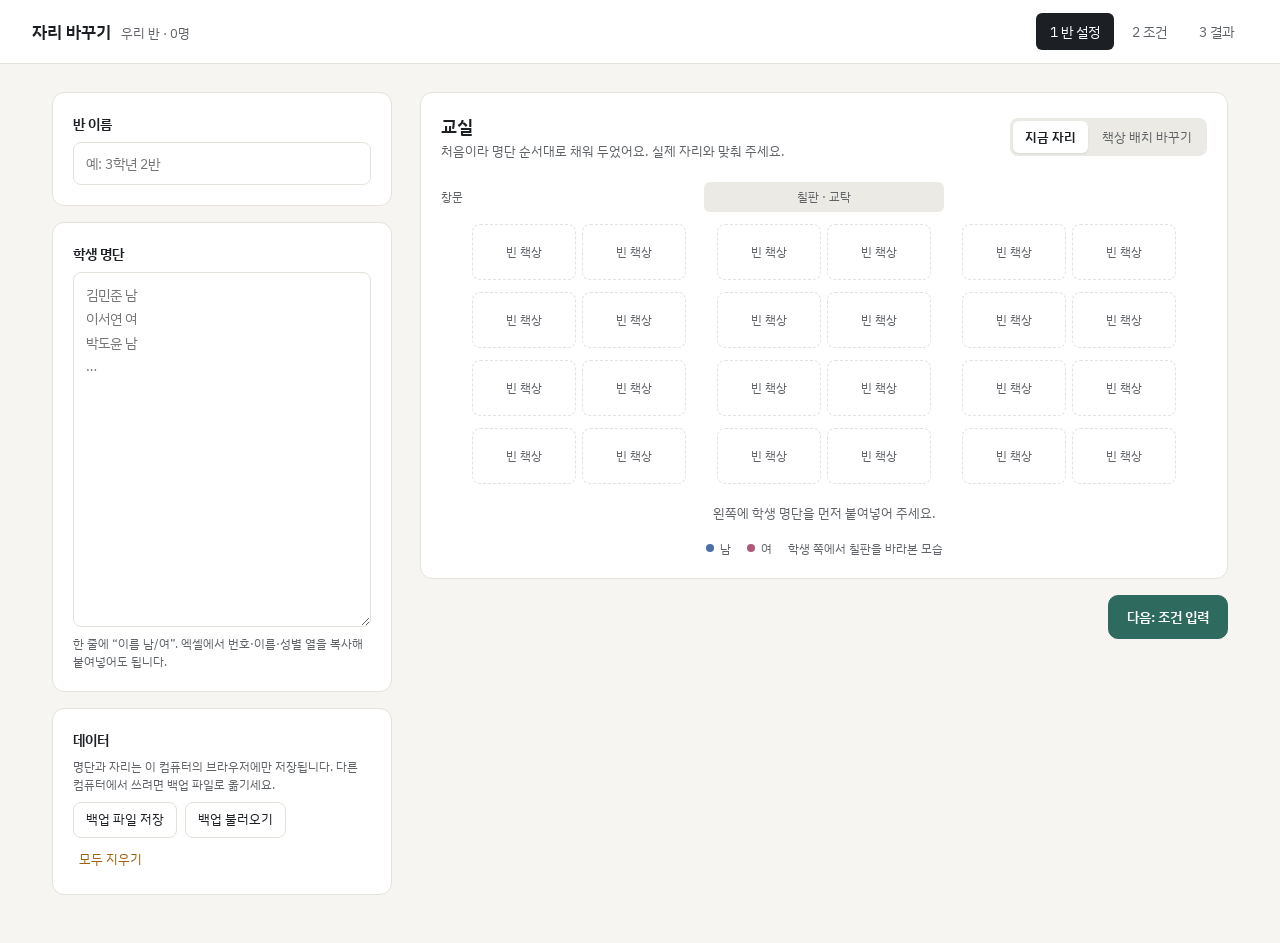
<file: index.html>
<!doctype html>
<html lang="ko">
<head>
<meta charset="utf-8">
<meta name="viewport" content="width=device-width, initial-scale=1">
<title>자리 바꾸기</title>
<link rel="preconnect" href="https://fonts.googleapis.com">
<link href="https://fonts.googleapis.com/css2?family=IBM+Plex+Sans+KR:wght@400;500;600&display=swap" rel="stylesheet">
<link rel="stylesheet" href="style.css?v=5">
</head>
<body>

<header>
  <div class="brand"><b>자리 바꾸기</b><span id="brandSub"></span></div>
  <nav aria-label="단계">
    <button type="button" data-go="setup" aria-current="true">1 반 설정</button>
    <button type="button" data-go="rules">2 조건</button>
    <button type="button" data-go="result">3 결과</button>
  </nav>
</header>

<main>
  <!-- 1. 반 설정 -->
  <section class="view" id="setup">
    <div class="side">
      <div class="card pad stack">
        <h3><label for="className">반 이름</label></h3>
        <input type="text" id="className" placeholder="예: 3학년 2반" maxlength="30">
      </div>

      <div class="card pad stack">
        <div class="between"><h3><label for="roster">학생 명단</label></h3><span class="tiny" id="rosterSum"></span></div>
        <textarea id="roster" rows="14" placeholder="김민준 남&#10;이서연 여&#10;박도윤 남&#10;…"></textarea>
        <p class="tiny warn-text" id="rosterWarn" hidden></p>
        <p class="tiny">한 줄에 “이름 남/여”. 엑셀에서 번호·이름·성별 열을 복사해 붙여넣어도 됩니다.</p>
      </div>

      <div class="card pad stack">
        <h3>데이터</h3>
        <p class="tiny">명단과 자리는 이 컴퓨터의 브라우저에만 저장됩니다. 다른 컴퓨터에서 쓰려면 백업 파일로 옮기세요.</p>
        <div class="row" style="flex-wrap:wrap">
          <button type="button" class="btn sm" id="exportBtn">백업 파일 저장</button>
          <button type="button" class="btn sm" id="importBtn">백업 불러오기</button>
          <input type="file" id="importFile" accept="application/json,.json" hidden>
        </div>
        <button type="button" class="linkbtn" id="resetBtn" style="align-self:flex-start;color:var(--warn)">모두 지우기</button>
        <p class="tiny" id="dataMsg" hidden></p>
      </div>
    </div>

    <div class="grow">
      <div class="card pad" style="display:flex;flex-direction:column;gap:16px">
        <div class="between">
          <div><h2>교실</h2><p class="sub" id="setupSub"></p></div>
          <div class="seg" role="group" aria-label="보기">
            <button type="button" data-mode="seats" aria-pressed="true">지금 자리</button>
            <button type="button" data-mode="desks" aria-pressed="false">책상 배치 바꾸기</button>
          </div>
        </div>

        <div class="toolbar" id="deskTools" hidden>
          <span class="row"><span class="lbl">줄</span><span class="stepper"><button type="button" aria-label="줄 빼기" data-step="R:-1">−</button><span id="rVal"></span><button type="button" aria-label="줄 추가" data-step="R:1">+</button></span></span>
          <span class="row"><span class="lbl">분단</span><span class="stepper"><button type="button" aria-label="분단 빼기" data-step="G:-1">−</button><span id="gVal"></span><button type="button" aria-label="분단 추가" data-step="G:1">+</button></span></span>
          <span class="row"><span class="lbl">창문</span><span class="seg" role="group" aria-label="창문 방향"><button type="button" data-window="left">왼쪽</button><button type="button" data-window="right">오른쪽</button></span></span>
          <span class="tiny" id="deskCount" style="margin-left:auto"></span>
        </div>

        <div class="chart-wrap"><div class="chart" id="oldChart"></div></div>
        <div class="hint" id="setupHint"></div>
        <div class="legend"><span><i style="background:var(--boy)"></i>남</span><span><i style="background:var(--girl)"></i>여</span><span>학생 쪽에서 칠판을 바라본 모습</span></div>
      </div>
      <div style="display:flex;justify-content:flex-end"><button type="button" class="btn primary" data-go="rules">다음: 조건 입력</button></div>
    </div>
  </section>

  <!-- 2. 조건 -->
  <section class="view" id="rules" hidden>
    <div class="grow">
      <div class="stack" style="gap:10px">
        <h2><label for="ruleInput">조건을 문장으로 적어 주세요</label></h2>
        <form class="row" id="ruleForm">
          <input type="text" id="ruleInput" placeholder="예: 민준이랑 서연이 붙지 않게" style="height:48px;border-radius:10px;font-size:15px" autocomplete="off">
          <button class="btn dark" style="height:48px;width:88px;flex-shrink:0">추가</button>
        </form>
        <div class="row" style="flex-wrap:wrap;gap:6px">
          <span class="tiny">이렇게 쓸 수 있어요</span>
          <span class="pill">A와 B 붙지 않게</span><span class="pill">A와 B 되도록 멀리</span>
          <span class="pill">A와 B 짝으로</span><span class="pill">A는 앞줄에</span><span class="pill">A는 창가 쪽</span>
        </div>
      </div>

      <div class="card">
        <div class="between" style="padding:14px 20px;border-bottom:1px solid var(--line)">
          <span class="tiny">입력한 조건 <b id="ruleCount">0</b>개</span>
          <span class="tiny">“민준이”처럼 써도 명단의 김민준으로 맞춥니다</span>
        </div>
        <div id="ruleList"></div>
      </div>
    </div>

    <div class="side">
      <div class="card pad">
        <h3 style="margin-bottom:6px">기본 규칙</h3>
        <label class="toggle"><span class="t"><span>지난 자리 피하기</span><span class="tiny">같은 자리에 다시 앉지 않게</span></span><input type="checkbox" id="tPrev"><span class="sw"></span></label>
        <label class="toggle"><span class="t"><span>지난 짝 피하기</span><span class="tiny">같은 짝과 다시 앉지 않게</span></span><input type="checkbox" id="tPair"><span class="sw"></span></label>
        <label class="toggle"><span class="t"><span>남녀 짝</span><span class="tiny">짝은 남학생 1명 + 여학생 1명</span></span><input type="checkbox" id="tMix"><span class="sw"></span></label>
      </div>

      <div class="card pad stack" style="gap:10px">
        <h3>“붙지 않게”의 범위</h3>
        <div class="scope">
          <div class="mini" aria-hidden="true"><i class="no"></i><i class="no"></i><i class="aisle"></i><i class="no"></i><i class="me"></i><i class="aisle no"></i><i class="no"></i><i class="no"></i><i class="aisle"></i></div>
          <p class="tiny">짝 · 앞뒤 · 대각선, 그리고 통로 건너 바로 옆자리까지 붙은 것으로 봅니다.</p>
        </div>
      </div>

      <div class="note"><b>반드시</b>는 절대 어기지 않고, <b>되도록</b>은 가능한 한 지킵니다. 반드시 조건끼리 부딪히면 어떤 조건 때문인지 알려 드려요.</div>

      <button type="button" class="btn primary block" id="drawBtn">자리 뽑기</button>
    </div>
  </section>

  <!-- 3. 결과 -->
  <section class="view" id="result" hidden>
    <div class="grow">
      <div class="conflict" id="conflict" hidden></div>

      <div class="card pad" style="display:flex;flex-direction:column;gap:16px">
        <div class="between">
          <div><h2>새 자리</h2><p class="sub" id="resultSub"></p></div>
          <div class="seg" role="group" aria-label="보는 방향">
            <button type="button" aria-pressed="true" data-view="student">학생 시점</button>
            <button type="button" aria-pressed="false" data-view="teacher">교사 시점</button>
          </div>
        </div>
        <div class="chart-wrap"><div class="chart" id="newChart"></div></div>
        <div class="hint" id="resultHint"></div>
        <div class="legend">
          <span><i style="background:var(--boy)"></i>남</span><span><i style="background:var(--girl)"></i>여</span>
          <span><i class="sq" style="background:var(--accent-soft);border:1px solid var(--accent-line)"></i>조건이 걸린 학생</span>
          <span><i class="sq" style="border:1.5px solid var(--ink)"></i>고정한 학생</span>
          <span>작은 글씨 = 지난 자리 (줄-분단)</span>
        </div>
      </div>
    </div>

    <div class="side">
      <div class="card pad">
        <div class="between" style="margin-bottom:6px"><h3>조건 확인</h3><span id="checkSum" style="font-size:13px;font-weight:500"></span></div>
        <div id="checks"></div>
      </div>
      <div class="row">
        <button type="button" class="btn" style="flex:1" id="regen">다시 뽑기</button>
        <button type="button" class="btn" style="flex:1" id="undo">되돌리기</button>
      </div>
      <div class="row">
        <button type="button" class="btn" style="flex:1" id="bigBtn">크게 보기</button>
        <button type="button" class="btn" style="flex:1" id="printBtn">인쇄</button>
      </div>
      <button type="button" class="btn primary block" id="confirmBtn">이 자리로 확정</button>
      <p class="tiny" style="text-align:center" id="confirmNote">확정하면 다음번 ‘지난 자리’로 저장됩니다.</p>
    </div>
  </section>
</main>

<div id="present" hidden>
  <div class="top">
    <h1 id="presentTitle"></h1>
    <div class="row tools">
      <button type="button" class="btn sm" id="presentPrint">인쇄</button>
      <button type="button" class="btn sm dark" id="presentClose">닫기</button>
    </div>
  </div>
  <div class="chart" id="presentChart"></div>
</div>

<script src="app.js?v=5"></script>
</body>
</html>
</file>
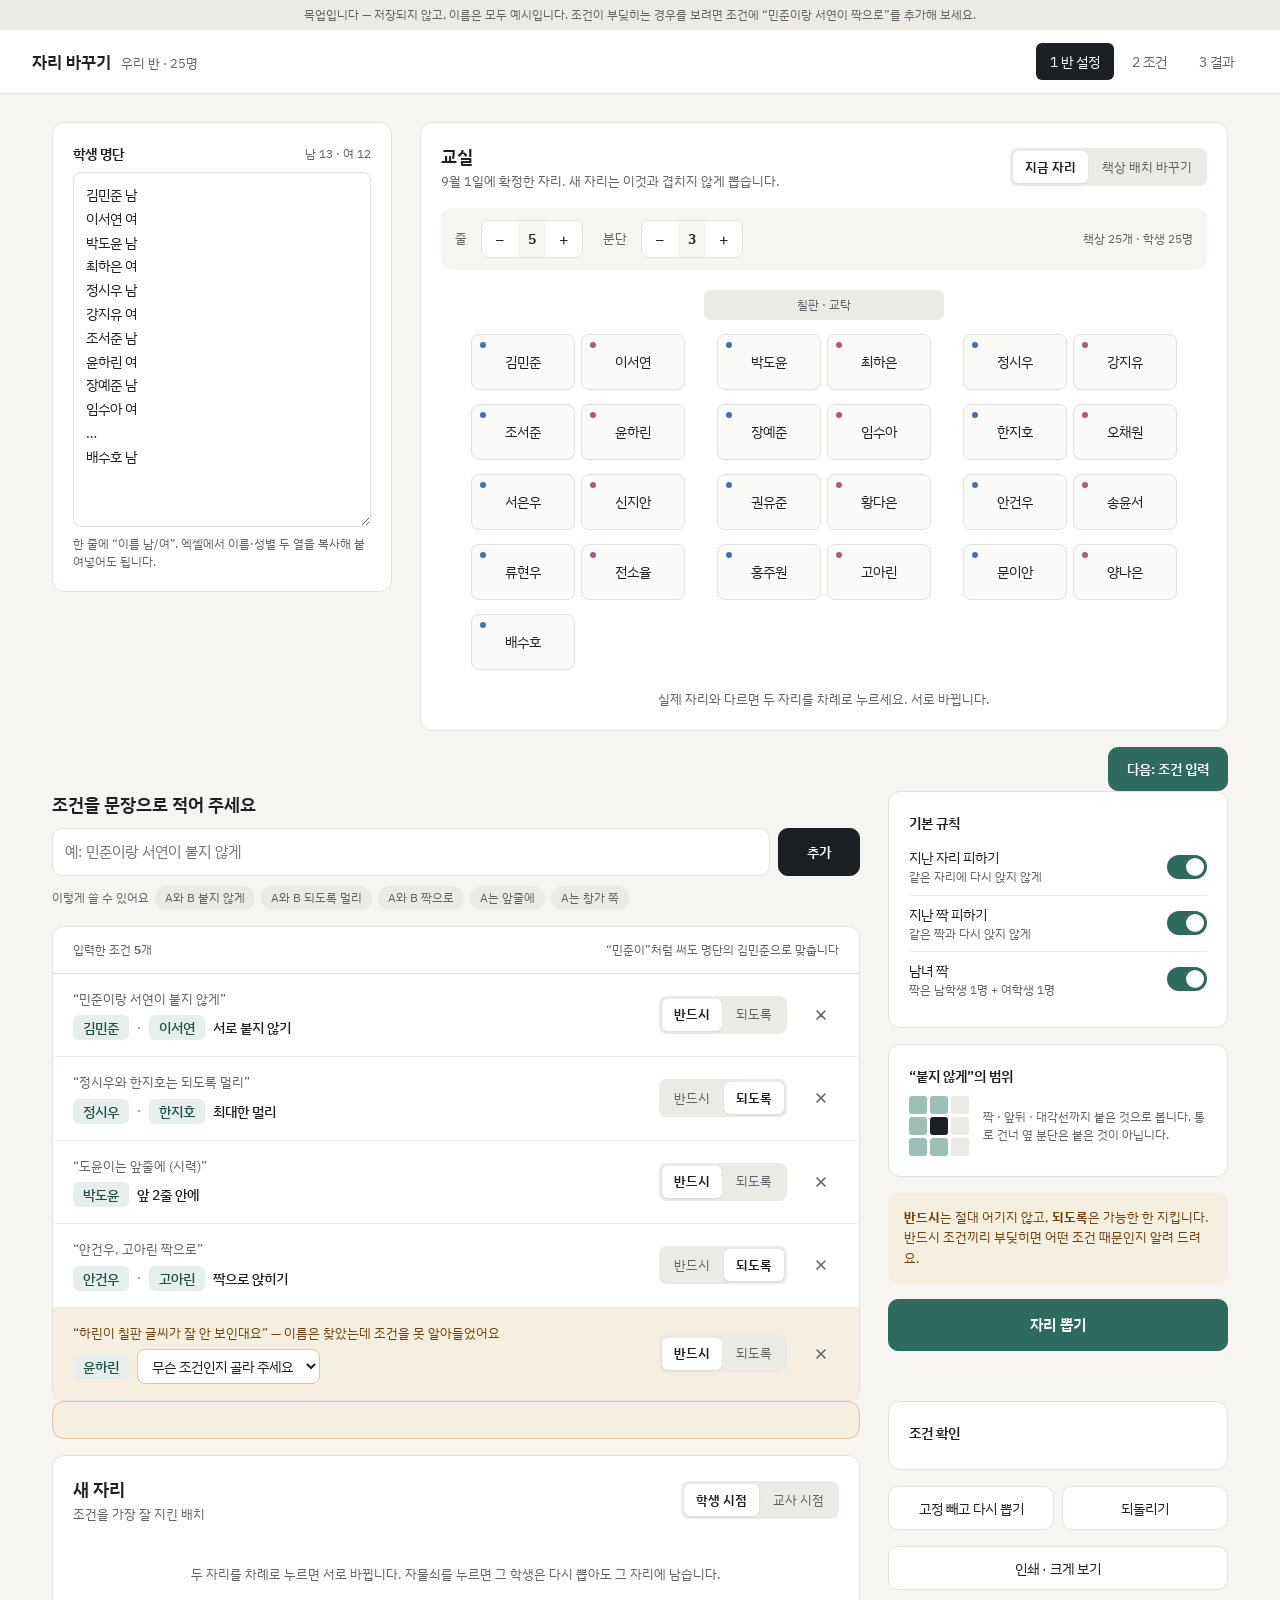
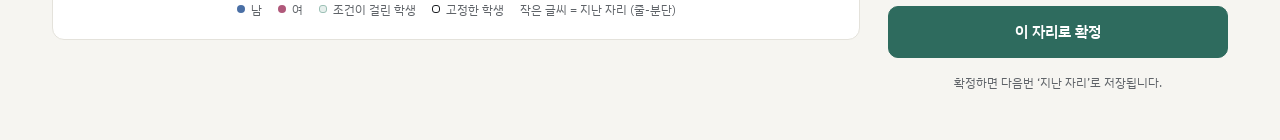
<file: mockup.html>
<!doctype html>
<html lang="ko">
<head>
<meta charset="utf-8">
<meta name="viewport" content="width=device-width, initial-scale=1">
<title>자리 바꾸기 · 목업</title>
<link rel="preconnect" href="https://fonts.googleapis.com">
<link href="https://fonts.googleapis.com/css2?family=IBM+Plex+Sans+KR:wght@400;500;600&display=swap" rel="stylesheet">
<style>
  :root {
    --paper: #F6F5F1; --surface: #FFFFFF; --sunk: #ECEAE4; --line: #E4E2DB; --line-soft: #EFEDE7;
    --ink: #1C1F23; --muted: #5F6368;
    --accent: #2E6B5E; --accent-ink: #1F4D43; --accent-soft: #E6EFEC; --accent-line: #9CC0B6;
    --warn: #A0620F; --warn-soft: #F6EEDF; --warn-ink: #6E4210; --warn-line: #E2C79A;
    --boy: #4A6FA5; --girl: #B0587A;
  }
  * { box-sizing: border-box; }
  body { margin: 0; background: var(--paper); color: var(--ink); font: 14px/1.5 "IBM Plex Sans KR", "Apple SD Gothic Neo", system-ui, sans-serif; }
  button, input, textarea, select { font: inherit; color: inherit; }
  button { cursor: pointer; }

  .mock { background: var(--sunk); color: var(--muted); font-size: 12px; text-align: center; padding: 6px 16px; }

  header { background: var(--surface); border-bottom: 1px solid var(--line); padding: 0 32px; min-height: 64px; display: flex; flex-wrap: wrap; gap: 8px 24px; align-items: center; justify-content: space-between; }
  .brand { display: flex; gap: 10px; align-items: baseline; }
  .brand b { font-size: 17px; font-weight: 600; }
  .brand span { color: var(--muted); font-size: 13px; }
  nav { display: flex; gap: 4px; }
  nav button { border: 0; background: none; color: var(--muted); padding: 8px 14px; border-radius: 6px; }
  nav button[aria-current="true"] { background: var(--ink); color: #fff; }

  main { max-width: 1240px; margin: 0 auto; padding: 28px 32px 48px; }
  .view { display: flex; gap: 28px; align-items: flex-start; }
  .side { width: 340px; flex-shrink: 0; display: flex; flex-direction: column; gap: 16px; }
  .grow { flex: 1; min-width: 0; display: flex; flex-direction: column; gap: 16px; }
  @media (max-width: 900px) { .view { flex-direction: column; } .side { width: 100%; } main { padding: 20px 16px 40px; } header { padding: 10px 16px; } }

  .card { background: var(--surface); border: 1px solid var(--line); border-radius: 12px; }
  .pad { padding: 20px; }
  h2 { font-size: 18px; font-weight: 600; margin: 0; }
  h3 { font-size: 14px; font-weight: 600; margin: 0; }
  .sub { color: var(--muted); font-size: 13px; margin: 2px 0 0; }
  .tiny { color: var(--muted); font-size: 12px; }
  .row { display: flex; gap: 8px; align-items: center; }
  .between { display: flex; justify-content: space-between; align-items: center; gap: 12px; flex-wrap: wrap; }

  textarea, input[type=text], select { width: 100%; border: 1px solid var(--line); border-radius: 8px; background: var(--surface); padding: 10px 12px; }
  textarea { resize: vertical; line-height: 1.7; }

  .btn { height: 44px; padding: 0 18px; border-radius: 10px; border: 1px solid var(--line); background: var(--surface); }
  .btn:disabled { color: #A5A7AA; cursor: default; }
  .btn.primary { background: var(--accent); border-color: var(--accent); color: #fff; font-weight: 600; }
  .btn.dark { background: var(--ink); border-color: var(--ink); color: #fff; font-weight: 600; }
  .btn.block { width: 100%; height: 52px; font-size: 15px; }
  .btn.sm { height: 36px; padding: 0 12px; font-size: 13px; border-radius: 8px; }

  .seg { display: inline-flex; gap: 2px; padding: 3px; background: var(--sunk); border-radius: 8px; }
  .seg button { border: 0; background: none; color: var(--muted); height: 32px; padding: 0 12px; border-radius: 6px; font-size: 13px; }
  .seg button[aria-pressed="true"] { background: var(--surface); color: var(--ink); font-weight: 600; box-shadow: 0 1px 2px rgba(0,0,0,.08); }

  .stepper { display: inline-flex; align-items: center; border: 1px solid var(--line); border-radius: 8px; overflow: hidden; }
  .stepper button { width: 36px; height: 36px; border: 0; background: var(--surface); font-size: 16px; }
  .stepper button:hover { background: var(--sunk); }
  .stepper span { min-width: 28px; text-align: center; font-weight: 600; }
  .toolbar { display: flex; flex-wrap: wrap; gap: 10px 20px; align-items: center; padding: 12px 14px; background: var(--paper); border-radius: 10px; }
  .toolbar .lbl { font-size: 13px; color: var(--muted); margin-right: 6px; }

  .pill { display: inline-block; padding: 3px 10px; border-radius: 999px; background: var(--sunk); font-size: 12px; color: var(--muted); }
  .name { display: inline-block; padding: 2px 10px; border-radius: 6px; background: var(--accent-soft); color: var(--accent-ink); font-weight: 500; }

  /* seat chart */
  .chart-wrap { overflow-x: auto; padding: 4px 0; }
  .chart { display: flex; flex-direction: column; gap: 14px; align-items: center; min-width: max-content; margin: 0 auto; }
  .board { width: 240px; height: 30px; border-radius: 6px; background: var(--sunk); color: var(--muted); font-size: 12px; display: flex; align-items: center; justify-content: center; }
  .srow { display: flex; gap: 32px; }
  .pair { display: flex; gap: 6px; }
  .seat { width: 104px; height: 56px; border-radius: 8px; border: 1px solid var(--line); background: #FAFAF8; position: relative; }
  .seat > .main { width: 100%; height: 100%; border: 0; background: none; border-radius: 8px; padding: 0; display: flex; flex-direction: column; align-items: center; justify-content: center; gap: 1px; }
  .seat .n { font-size: 14px; }
  .seat .f { font-size: 11px; color: var(--muted); }
  .seat .g { position: absolute; top: 7px; left: 8px; width: 6px; height: 6px; border-radius: 50%; }
  .seat .g.m { background: var(--boy); } .seat .g.w { background: var(--girl); }
  .seat.tag { background: var(--accent-soft); border-color: var(--accent-line); }
  .seat.vacant { background: var(--surface); border-style: dashed; }
  .seat.vacant .n { color: var(--muted); font-size: 12px; }
  .seat.sel { outline: 2px solid var(--ink); outline-offset: 2px; }
  .seat.pin { border: 1.5px solid var(--ink); }
  .seat.none { visibility: hidden; }
  .lock { position: absolute; top: 2px; right: 2px; width: 28px; height: 28px; border: 0; background: none; color: var(--muted); opacity: .45; border-radius: 6px; display: flex; align-items: center; justify-content: center; }
  .lock:hover { opacity: 1; background: rgba(0,0,0,.05); }
  .seat.pin .lock { opacity: 1; color: var(--ink); }
  /* edit mode */
  .seat.desk { background: #EFEBE2; border-color: #CFC9BC; display: flex; align-items: center; justify-content: center; color: var(--muted); font-size: 12px; padding: 0; }
  .seat.slot { background: none; border: 1px dashed var(--line); color: #B3B0A8; font-size: 18px; padding: 0; }
  .seat.slot:hover { border-color: var(--accent); color: var(--accent); }
  .seat.desk:hover { border-color: var(--warn); color: var(--warn); }

  .legend { display: flex; gap: 16px; flex-wrap: wrap; justify-content: center; font-size: 12px; color: var(--muted); align-items: center; }
  .legend i { display: inline-block; width: 8px; height: 8px; border-radius: 50%; margin-right: 6px; vertical-align: 1px; }
  .hint { text-align: center; font-size: 13px; color: var(--muted); min-height: 20px; }
  .hint.warn { color: var(--warn); }

  /* rules */
  .rule { padding: 16px 20px; border-top: 1px solid var(--line-soft); display: flex; gap: 16px; align-items: center; flex-wrap: wrap; }
  .rule:first-child { border-top: 0; }
  .rule .body { flex: 1; min-width: 240px; display: flex; flex-direction: column; gap: 6px; }
  .rule .said { color: var(--muted); font-size: 13px; }
  .rule.fix { background: var(--warn-soft); }
  .rule.fix .said { color: var(--warn-ink); }
  .rule select { width: auto; padding: 6px 10px; border-color: var(--warn-line); }
  .x { width: 36px; height: 36px; border: 0; background: none; color: var(--muted); border-radius: 6px; display: flex; align-items: center; justify-content: center; }
  .x:hover { background: var(--sunk); }

  .toggle { display: flex; align-items: center; gap: 12px; min-height: 56px; border-top: 1px solid var(--line-soft); cursor: pointer; position: relative; }
  .toggle:first-of-type { border-top: 0; }
  .toggle .t { flex: 1; display: flex; flex-direction: column; }
  .toggle input { position: absolute; opacity: 0; pointer-events: none; }
  .sw { flex-shrink: 0; width: 40px; height: 24px; border-radius: 999px; background: #D6D3CB; position: relative; transition: background .15s; }
  .sw::after { content: ""; position: absolute; top: 3px; left: 3px; width: 18px; height: 18px; border-radius: 50%; background: #fff; transition: left .15s; }
  .toggle input:checked + .sw { background: var(--accent); }
  .toggle input:checked + .sw::after { left: 19px; }
  .toggle input:focus-visible + .sw { outline: 2px solid var(--accent); outline-offset: 2px; }

  .note { padding: 14px 16px; border-radius: 10px; background: var(--warn-soft); color: var(--warn-ink); font-size: 13px; line-height: 1.6; }

  .check { display: flex; gap: 10px; align-items: center; min-height: 46px; border-top: 1px solid var(--line-soft); font-size: 13px; }
  .check:first-child { border-top: 0; }
  .check .t { flex: 1; }
  .check .tiny { text-align: right; }
  .check.bad .t, .check.bad .tiny { color: var(--warn); }

  .scope { display: flex; gap: 14px; align-items: center; }
  .mini { display: grid; grid-template-columns: repeat(3, 18px); gap: 3px; }
  .mini i { width: 18px; height: 18px; border-radius: 3px; background: var(--sunk); }
  .mini i.me { background: var(--ink); }
  .mini i.no { background: var(--accent-line); }

  .conflict { border: 1px solid var(--warn-line); background: var(--warn-soft); border-radius: 12px; padding: 18px 20px; color: var(--warn-ink); display: flex; flex-direction: column; gap: 8px; }
  .conflict ul { margin: 0; padding-left: 18px; line-height: 1.8; }
</style>
</head>
<body>

<div class="mock">목업입니다 — 저장되지 않고, 이름은 모두 예시입니다. 조건이 부딪히는 경우를 보려면 조건에 “민준이랑 서연이 짝으로”를 추가해 보세요.</div>

<header>
  <div class="brand"><b>자리 바꾸기</b><span>우리 반 · 25명</span></div>
  <nav aria-label="단계">
    <button type="button" data-go="setup" aria-current="true">1 반 설정</button>
    <button type="button" data-go="rules">2 조건</button>
    <button type="button" data-go="result">3 결과</button>
  </nav>
</header>

<main>
  <!-- 1. 반 설정 -->
  <section class="view" id="setup">
    <div class="side">
      <div class="card pad" style="display:flex;flex-direction:column;gap:8px">
        <div class="between"><h3><label for="roster">학생 명단</label></h3><span class="tiny">남 13 · 여 12</span></div>
        <textarea id="roster" rows="14">김민준 남
이서연 여
박도윤 남
최하은 여
정시우 남
강지유 여
조서준 남
윤하린 여
장예준 남
임수아 여
…
배수호 남</textarea>
        <p class="tiny" style="margin:0">한 줄에 “이름 남/여”. 엑셀에서 이름·성별 두 열을 복사해 붙여넣어도 됩니다.</p>
      </div>
    </div>

    <div class="grow">
      <div class="card pad" style="display:flex;flex-direction:column;gap:16px">
        <div class="between">
          <div><h2>교실</h2><p class="sub" id="setupSub"></p></div>
          <div class="seg" role="group" aria-label="보기">
            <button type="button" data-mode="seats" aria-pressed="true">지금 자리</button>
            <button type="button" data-mode="desks" aria-pressed="false">책상 배치 바꾸기</button>
          </div>
        </div>

        <div class="toolbar" id="deskTools" hidden>
          <span class="row"><span class="lbl">줄</span><span class="stepper"><button type="button" aria-label="줄 빼기" data-step="R:-1">−</button><span id="rVal"></span><button type="button" aria-label="줄 추가" data-step="R:1">+</button></span></span>
          <span class="row"><span class="lbl">분단</span><span class="stepper"><button type="button" aria-label="분단 빼기" data-step="G:-1">−</button><span id="gVal"></span><button type="button" aria-label="분단 추가" data-step="G:1">+</button></span></span>
          <span class="tiny" id="deskCount" style="margin-left:auto"></span>
        </div>

        <div class="chart-wrap"><div class="chart" id="oldChart"></div></div>
        <div class="hint" id="setupHint"></div>
      </div>
      <div style="display:flex;justify-content:flex-end"><button type="button" class="btn primary" data-go="rules">다음: 조건 입력</button></div>
    </div>
  </section>

  <!-- 2. 조건 -->
  <section class="view" id="rules" hidden>
    <div class="grow">
      <div style="display:flex;flex-direction:column;gap:10px">
        <h2><label for="ruleInput">조건을 문장으로 적어 주세요</label></h2>
        <form class="row" id="ruleForm">
          <input type="text" id="ruleInput" placeholder="예: 민준이랑 서연이 붙지 않게" style="height:48px;border-radius:10px;font-size:15px">
          <button class="btn dark" style="height:48px;width:88px">추가</button>
        </form>
        <div class="row" style="flex-wrap:wrap;gap:6px">
          <span class="tiny">이렇게 쓸 수 있어요</span>
          <span class="pill">A와 B 붙지 않게</span><span class="pill">A와 B 되도록 멀리</span>
          <span class="pill">A와 B 짝으로</span><span class="pill">A는 앞줄에</span><span class="pill">A는 창가 쪽</span>
        </div>
      </div>

      <div class="card">
        <div class="between" style="padding:14px 20px;border-bottom:1px solid var(--line)">
          <span class="tiny">입력한 조건 <b id="ruleCount">5</b>개</span>
          <span class="tiny">“민준이”처럼 써도 명단의 김민준으로 맞춥니다</span>
        </div>
        <div id="ruleList"></div>
      </div>
    </div>

    <div class="side">
      <div class="card pad">
        <h3 style="margin-bottom:6px">기본 규칙</h3>
        <label class="toggle"><span class="t"><span>지난 자리 피하기</span><span class="tiny">같은 자리에 다시 앉지 않게</span></span><input type="checkbox" id="tPrev" checked><span class="sw"></span></label>
        <label class="toggle"><span class="t"><span>지난 짝 피하기</span><span class="tiny">같은 짝과 다시 앉지 않게</span></span><input type="checkbox" id="tPair" checked><span class="sw"></span></label>
        <label class="toggle"><span class="t"><span>남녀 짝</span><span class="tiny">짝은 남학생 1명 + 여학생 1명</span></span><input type="checkbox" id="tMix" checked><span class="sw"></span></label>
      </div>

      <div class="card pad" style="display:flex;flex-direction:column;gap:10px">
        <h3>“붙지 않게”의 범위</h3>
        <div class="scope">
          <div class="mini" aria-hidden="true"><i class="no"></i><i class="no"></i><i></i><i class="no"></i><i class="me"></i><i></i><i class="no"></i><i class="no"></i><i></i></div>
          <p class="tiny" style="margin:0">짝 · 앞뒤 · 대각선까지 붙은 것으로 봅니다. 통로 건너 옆 분단은 붙은 것이 아닙니다.</p>
        </div>
      </div>

      <div class="note"><b>반드시</b>는 절대 어기지 않고, <b>되도록</b>은 가능한 한 지킵니다. 반드시 조건끼리 부딪히면 어떤 조건 때문인지 알려 드려요.</div>

      <button type="button" class="btn primary block" id="drawBtn">자리 뽑기</button>
    </div>
  </section>

  <!-- 3. 결과 -->
  <section class="view" id="result" hidden>
    <div class="grow">
      <div class="conflict" id="conflict" hidden></div>

      <div class="card pad" style="display:flex;flex-direction:column;gap:16px">
        <div class="between">
          <div><h2>새 자리</h2><p class="sub" id="resultSub">조건을 가장 잘 지킨 배치</p></div>
          <div class="seg" role="group" aria-label="보는 방향">
            <button type="button" aria-pressed="true" data-view="student">학생 시점</button>
            <button type="button" aria-pressed="false" data-view="teacher">교사 시점</button>
          </div>
        </div>
        <div class="chart-wrap"><div class="chart" id="newChart"></div></div>
        <div class="hint" id="resultHint">두 자리를 차례로 누르면 서로 바뀝니다. 자물쇠를 누르면 그 학생은 다시 뽑아도 그 자리에 남습니다.</div>
        <div class="legend">
          <span><i style="background:var(--boy)"></i>남</span><span><i style="background:var(--girl)"></i>여</span>
          <span><i style="background:var(--accent-soft);border:1px solid var(--accent-line);border-radius:3px"></i>조건이 걸린 학생</span>
          <span><i style="background:none;border:1.5px solid var(--ink);border-radius:3px"></i>고정한 학생</span>
          <span>작은 글씨 = 지난 자리 (줄-분단)</span>
        </div>
      </div>
    </div>

    <div class="side">
      <div class="card pad">
        <div class="between" style="margin-bottom:6px"><h3>조건 확인</h3><span id="checkSum" style="font-size:13px;font-weight:500"></span></div>
        <div id="checks"></div>
      </div>
      <div class="row">
        <button type="button" class="btn" style="flex:1" id="regen">고정 빼고 다시 뽑기</button>
        <button type="button" class="btn" style="flex:1" id="undo">되돌리기</button>
      </div>
      <button type="button" class="btn">인쇄 · 크게 보기</button>
      <button type="button" class="btn primary block" id="confirmBtn">이 자리로 확정</button>
      <p class="tiny" style="text-align:center;margin:0" id="confirmNote">확정하면 다음번 ‘지난 자리’로 저장됩니다.</p>
    </div>
  </section>
</main>

<script>
  // ---------- 데이터 ----------
  const GENDER = { 김민준:'m',이서연:'w',박도윤:'m',최하은:'w',정시우:'m',강지유:'w',조서준:'m',윤하린:'w',장예준:'m',임수아:'w',한지호:'m',오채원:'w',
                   서은우:'m',신지안:'w',권유준:'m',황다은:'w',안건우:'m',송윤서:'w',류현우:'m',전소율:'w',홍주원:'m',고아린:'w',문이안:'m',양나은:'w',배수호:'m' };
  const NAMES = Object.keys(GENDER);

  let R = 5, G = 3;
  const cols = () => G * 2;
  const key = (r, c) => r + ':' + c;
  const rc = (k) => k.split(':').map(Number);

  const desks = new Set();
  for (let r = 0; r < 4; r++) for (let c = 0; c < 6; c++) desks.add(key(r, c));
  desks.add('4:0'); // 뒤에 한 자리 더

  const oldSeat = new Map();
  [['김민준','이서연','박도윤','최하은','정시우','강지유'],
   ['조서준','윤하린','장예준','임수아','한지호','오채원'],
   ['서은우','신지안','권유준','황다은','안건우','송윤서'],
   ['류현우','전소율','홍주원','고아린','문이안','양나은']].forEach((row, r) => row.forEach((n, c) => oldSeat.set(key(r, c), n)));
  oldSeat.set('4:0', '배수호');

  let newSeat = new Map();
  const pinned = new Set();
  const history = [];
  let dirty = true;

  const deskList = () => [...desks].filter(k => { const [r, c] = rc(k); return r < R && c < cols(); })
    .sort((a, b) => { const [ra, ca] = rc(a), [rb, cb] = rc(b); return ra - rb || ca - cb; });
  const partnerKey = (k) => { const [r, c] = rc(k); const p = key(r, c % 2 ? c - 1 : c + 1); return desks.has(p) ? p : null; };
  const touching = (a, b) => { const [r1, c1] = rc(a), [r2, c2] = rc(b); return a !== b && Math.floor(c1 / 2) === Math.floor(c2 / 2) && Math.abs(r1 - r2) <= 1; };
  const dist = (a, b) => { const [r1, c1] = rc(a), [r2, c2] = rc(b); const dx = (c1 - c2) + (Math.floor(c1 / 2) - Math.floor(c2 / 2)) * 0.8; return Math.hypot(dx, r1 - r2); };
  const posOf = (map) => { const p = {}; map.forEach((n, k) => { if (n) p[n] = k; }); return p; };
  const label = (k) => { const [r, c] = rc(k); return (r + 1) + '줄 ' + (Math.floor(c / 2) + 1) + '분단'; };

  // ---------- 조건 ----------
  let rules = [
    { said: '민준이랑 서연이 붙지 않게', a: '김민준', b: '이서연', kind: '서로 붙지 않기', must: true },
    { said: '정시우와 한지호는 되도록 멀리', a: '정시우', b: '한지호', kind: '최대한 멀리', must: false },
    { said: '도윤이는 앞줄에 (시력)', a: '박도윤', kind: '앞 2줄 안에', must: true },
    { said: '안건우, 고아린 짝으로', a: '안건우', b: '고아린', kind: '짝으로 앉히기', must: false },
    { said: '하린이 칠판 글씨가 잘 안 보인대요', a: '윤하린', kind: null, must: true }
  ];
  const KINDS = ['서로 붙지 않기', '최대한 멀리', '짝으로 앉히기', '앞 2줄 안에', '뒤 2줄 안에', '창가 쪽(1분단)'];
  const PAIR_KINDS = ['서로 붙지 않기', '최대한 멀리', '짝으로 앉히기'];

  // 배치 하나를 평가: 조건별 지킴 여부 + 벌점
  function evaluate(map) {
    const pos = posOf(map), oldPos = posOf(oldSeat);
    const items = [];
    let pen = 0;
    const push = (title, ok, hard, note) => { items.push({ title, ok, hard, note }); if (!ok) pen += hard ? 1000 : 10; };

    rules.forEach(rule => {
      if (!rule.kind || !GENDER[rule.a]) return;
      const pa = pos[rule.a];
      if (!pa) return;
      if (PAIR_KINDS.includes(rule.kind)) {
        const pb = pos[rule.b];
        if (!GENDER[rule.b] || !pb) return;
        const t = rule.a + ' · ' + rule.b + ' ';
        if (rule.kind === '서로 붙지 않기') { const ok = !touching(pa, pb); push(t + '붙지 않기', ok, rule.must, ok ? '떨어짐' : '붙음'); }
        if (rule.kind === '최대한 멀리') { const d = dist(pa, pb); pen += Math.max(0, 8 - d); push(t + '멀리', d >= 3, rule.must, d >= 3 ? '멀리 떨어짐' : '가까움'); }
        if (rule.kind === '짝으로 앉히기') { const ok = partnerKey(pa) === pb; push(t + '짝', ok, rule.must, ok ? label(pa) : '짝 아님'); }
      } else {
        const [r, c] = rc(pa);
        if (rule.kind === '앞 2줄 안에') push(rule.a + ' 앞 2줄', r <= 1, rule.must, (r + 1) + '줄');
        if (rule.kind === '뒤 2줄 안에') push(rule.a + ' 뒤 2줄', r >= R - 2, rule.must, (r + 1) + '줄');
        if (rule.kind === '창가 쪽(1분단)') push(rule.a + ' 창가 쪽', Math.floor(c / 2) === 0, rule.must, (Math.floor(c / 2) + 1) + '분단');
      }
    });

    if (document.getElementById('tPrev').checked) {
      const n = NAMES.filter(s => pos[s] && pos[s] === oldPos[s]).length;
      push('지난 자리와 겹침', n === 0, true, n + '명');
    }
    let samePair = 0, sameGender = 0;
    map.forEach((n, k) => {
      const [, c] = rc(k);
      if (!n || c % 2) return;
      const pk = partnerKey(k), m = pk && map.get(pk);
      if (!m) return;
      const po = oldPos[n] && partnerKey(oldPos[n]);
      if (po && oldSeat.get(po) === m) samePair++;
      if (GENDER[n] === GENDER[m]) sameGender++;
    });
    if (document.getElementById('tPair').checked) push('지난 짝과 다시 짝', samePair === 0, true, samePair + '쌍');
    if (document.getElementById('tMix').checked) push('남녀 짝', sameGender === 0, true, sameGender ? '같은 성별 ' + sameGender + '쌍' : '모두 섞임');
    return { items, pen };
  }

  // 자리 뽑기: 무작위 배치 → 두 명씩 바꿔 보며 벌점이 줄면 유지 (여러 번 반복해 가장 좋은 것)
  function generate() {
    const list = deskList();
    const conflict = document.getElementById('conflict');
    if (NAMES.length > list.length) {
      newSeat = new Map();
      conflict.innerHTML = '<b>책상이 ' + (NAMES.length - list.length) + '개 부족해요</b><span>학생 ' + NAMES.length + '명, 책상 ' + list.length + '개입니다. 반 설정에서 책상을 더 놓아 주세요.</span>';
      conflict.hidden = false;
      return;
    }
    const pos = posOf(newSeat);
    const fixed = new Map();
    pinned.forEach(n => { if (pos[n] && list.includes(pos[n])) fixed.set(pos[n], n); else pinned.delete(n); });
    const freeKeys = list.filter(k => !fixed.has(k));
    const freeNames = NAMES.filter(n => !pinned.has(n));

    let best = null, bestPen = Infinity;
    for (let t = 0; t < 30 && bestPen > 0; t++) {
      const shuffled = freeNames.slice().sort(() => Math.random() - 0.5);
      const map = new Map(fixed);
      freeKeys.forEach((k, i) => map.set(k, shuffled[i] || null));
      let cur = evaluate(map).pen;
      for (let s = 0; s < 700 && cur > 0; s++) {
        const a = freeKeys[Math.floor(Math.random() * freeKeys.length)];
        const b = freeKeys[Math.floor(Math.random() * freeKeys.length)];
        if (a === b) continue;
        const va = map.get(a), vb = map.get(b);
        map.set(a, vb); map.set(b, va);
        const p = evaluate(map).pen;
        if (p <= cur) cur = p; else { map.set(a, va); map.set(b, vb); }
      }
      if (cur < bestPen) { bestPen = cur; best = map; }
    }
    newSeat = best;

    const failed = evaluate(best).items.filter(i => i.hard && !i.ok);
    if (failed.length) {
      conflict.innerHTML = '<b>반드시 조건을 모두 지키는 자리를 찾지 못했어요</b>' +
        '<span>서로 부딪히는 조건이 있는 것 같아요. 가장 가깝게 맞춘 자리를 아래에 보여 드려요. 못 지킨 조건:</span>' +
        '<ul>' + failed.map(i => '<li>' + i.title + ' — ' + i.note + '</li>').join('') + '</ul>' +
        '<div class="row" style="flex-wrap:wrap"><button type="button" class="btn sm" id="toRules">조건 고치기</button><span class="tiny" style="color:inherit">일부를 “되도록”으로 바꾸거나 고정을 풀면 해결될 수 있어요.</span></div>';
      conflict.hidden = false;
      document.getElementById('toRules').onclick = () => go('rules');
    } else {
      conflict.hidden = true;
    }
    dirty = false;
  }

  // ---------- 자리표 그리기 ----------
  let setupMode = 'seats', teacher = false, selOld = null, selNew = null;

  const lockSvg = (closed) => '<svg width="13" height="13" viewBox="0 0 12 12" fill="none" stroke="currentColor" stroke-width="1.3" stroke-linecap="round" aria-hidden="true"><rect x="2.5" y="5.5" width="7" height="5" rx="1"' + (closed ? ' fill="currentColor"' : '') + '/><path d="' + (closed ? 'M4 5.5V4a2 2 0 0 1 4 0v1.5' : 'M4 5.5V4a2 2 0 0 1 3.9-.6') + '"/></svg>';

  function drawChart(el, kind) {
    el.innerHTML = '';
    const flip = kind === 'new' && teacher;
    const board = document.createElement('div');
    board.className = 'board';
    board.textContent = '칠판 · 교탁';
    if (!flip) el.appendChild(board);
    const tags = new Set(rules.flatMap(r => r.kind ? [r.a, r.b] : []));
    const oldPos = posOf(oldSeat);

    const rows = [...Array(R).keys()];
    (flip ? rows.reverse() : rows).forEach(r => {
      const row = document.createElement('div');
      row.className = 'srow';
      const cs = [...Array(cols()).keys()];
      if (flip) cs.reverse();
      for (let i = 0; i < cs.length; i += 2) {
        const pair = document.createElement('div');
        pair.className = 'pair';
        [cs[i], cs[i + 1]].forEach(c => pair.appendChild(cell(key(r, c), kind, tags, oldPos)));
        row.appendChild(pair);
      }
      el.appendChild(row);
    });
    if (flip) el.appendChild(board);
  }

  function cell(k, kind, tags, oldPos) {
    const [r, c] = rc(k);
    const where = (r + 1) + '줄 ' + (Math.floor(c / 2) + 1) + '분단 ' + (c % 2 ? '오른쪽' : '왼쪽');
    if (kind === 'desks') {
      const b = document.createElement('button');
      b.type = 'button';
      const has = desks.has(k);
      b.className = 'seat ' + (has ? 'desk' : 'slot');
      b.textContent = has ? '책상' : '+';
      b.setAttribute('aria-label', where + (has ? ' 책상 빼기' : ' 책상 놓기'));
      b.onclick = () => { has ? desks.delete(k) : desks.add(k); dirty = true; drawSetup(); };
      return b;
    }
    const d = document.createElement('div');
    if (!desks.has(k)) { d.className = 'seat none'; return d; }
    const map = kind === 'old' ? oldSeat : newSeat;
    const n = map.get(k);
    const sel = kind === 'old' ? selOld : selNew;
    d.className = 'seat' + (n ? '' : ' vacant') + (n && kind === 'new' && tags.has(n) ? ' tag' : '') + (sel === k ? ' sel' : '') + (n && pinned.has(n) && kind === 'new' ? ' pin' : '');
    const main = document.createElement('button');
    main.type = 'button';
    main.className = 'main';
    main.innerHTML = n
      ? '<span class="g ' + GENDER[n] + '"></span><span class="n">' + n + '</span>' + (kind === 'new' && oldPos[n] ? '<span class="f">' + oldPos[n].split(':').map((v, i) => i ? Math.floor(v / 2) + 1 : +v + 1).join('-') + '</span>' : '')
      : '<span class="n">빈 책상</span>';
    main.setAttribute('aria-label', where + ' ' + (n || '빈 책상'));
    main.onclick = () => pick(kind, k);
    d.appendChild(main);
    if (kind === 'new' && n) {
      const lock = document.createElement('button');
      lock.type = 'button';
      lock.className = 'lock';
      lock.innerHTML = lockSvg(pinned.has(n));
      lock.setAttribute('aria-label', n + (pinned.has(n) ? ' 고정 풀기' : ' 자리 고정'));
      lock.setAttribute('aria-pressed', pinned.has(n));
      lock.onclick = () => { pinned.has(n) ? pinned.delete(n) : pinned.add(n); drawResult(); };
      d.appendChild(lock);
    }
    return d;
  }

  function pick(kind, k) {
    const map = kind === 'old' ? oldSeat : newSeat;
    const sel = kind === 'old' ? selOld : selNew;
    const hint = document.getElementById(kind === 'old' ? 'setupHint' : 'resultHint');
    const locked = (x) => kind === 'new' && map.get(x) && pinned.has(map.get(x));
    let next = null;
    hint.classList.remove('warn');
    if (locked(k) || (sel && locked(sel))) {
      hint.textContent = '고정한 학생은 옮길 수 없어요. 자물쇠를 먼저 풀어 주세요.';
      hint.classList.add('warn');
    } else if (!sel) {
      if (!map.get(k)) return;
      next = k;
    } else if (sel !== k) {
      if (kind === 'new') history.push(new Map(newSeat));
      const a = map.get(sel), b = map.get(k);
      map.set(sel, b || null); map.set(k, a || null);
      if (kind === 'old') dirty = true;
    }
    if (kind === 'old') { selOld = next; drawSetup(); } else { selNew = next; drawResult(); }
  }

  function reconcile(map) {
    const displaced = [];
    [...map.keys()].forEach(k => { const [r, c] = rc(k); if (!desks.has(k) || r >= R || c >= cols()) { if (map.get(k)) displaced.push(map.get(k)); map.delete(k); } });
    deskList().forEach(k => { if (!map.get(k) && displaced.length) map.set(k, displaced.shift()); });
  }

  function drawSetup() {
    const n = deskList().length;
    document.getElementById('rVal').textContent = R;
    document.getElementById('gVal').textContent = G;
    const diff = n - NAMES.length;
    document.getElementById('deskCount').innerHTML = '책상 ' + n + '개 · 학생 ' + NAMES.length + '명' +
      (diff < 0 ? ' <b style="color:var(--warn)">· ' + (-diff) + '개 부족</b>' : diff > 0 ? ' · 빈 책상 ' + diff + '개' : '');
    document.getElementById('deskTools').hidden = setupMode !== 'desks';
    document.getElementById('setupSub').textContent = setupMode === 'desks'
      ? '실제 교실과 같게 책상을 놓아 주세요. 뒤에 한 자리만 더 있어도 괜찮아요.'
      : '9월 1일에 확정한 자리. 새 자리는 이것과 겹치지 않게 뽑습니다.';
    const hint = document.getElementById('setupHint');
    if (!hint.classList.contains('warn')) hint.textContent = setupMode === 'desks'
      ? '빈 칸(+)을 누르면 책상이 생기고, 책상을 누르면 없어집니다.'
      : '실제 자리와 다르면 두 자리를 차례로 누르세요. 서로 바뀝니다.';
    if (setupMode === 'seats') reconcile(oldSeat);
    drawChart(document.getElementById('oldChart'), setupMode === 'desks' ? 'desks' : 'old');
  }

  function drawResult() {
    if (newSeat.size) reconcile(newSeat);
    drawChart(document.getElementById('newChart'), 'new');
    if (!newSeat.size) { document.getElementById('checks').innerHTML = ''; document.getElementById('checkSum').textContent = ''; return; }
    const { items } = evaluate(newSeat);
    if (pinned.size) items.push({ title: '고정한 학생', ok: true, note: [...pinned].join(', ') });
    const bad = items.filter(i => !i.ok).length;
    const sum = document.getElementById('checkSum');
    sum.textContent = bad ? bad + '개 못 지킴' : '모두 지킴';
    sum.style.color = bad ? 'var(--warn)' : 'var(--accent)';
    const ok = '<svg width="18" height="18" viewBox="0 0 18 18" fill="none" stroke="#2E6B5E" stroke-width="1.8" stroke-linecap="round" stroke-linejoin="round" aria-hidden="true"><path d="M4 9.5l3.2 3L14 5.5"/></svg>';
    const warn = '<svg width="18" height="18" viewBox="0 0 18 18" fill="none" stroke="#A0620F" stroke-width="1.6" stroke-linecap="round" aria-hidden="true"><circle cx="9" cy="9" r="6.5"/><path d="M9 5.5v4M9 12.3v.1"/></svg>';
    document.getElementById('checks').innerHTML = items.map(i =>
      '<div class="check' + (i.ok ? '' : ' bad') + '">' + (i.ok ? ok : warn) + '<span class="t">' + i.title +
      (i.hard === false ? ' <span class="tiny">(되도록)</span>' : '') + '</span><span class="tiny">' + i.note + '</span></div>').join('');
    document.getElementById('undo').disabled = !history.length;
    document.getElementById('regen').textContent = pinned.size ? '고정 빼고 다시 뽑기' : '다시 뽑기';
  }

  // ---------- 조건 목록 ----------
  function drawRules() {
    const list = document.getElementById('ruleList');
    list.innerHTML = '';
    rules.forEach((r, i) => {
      const d = document.createElement('div');
      d.className = 'rule' + (r.kind ? '' : ' fix');
      const names = '<span class="name">' + r.a + '</span>' + (r.b ? ' <span class="tiny">·</span> <span class="name">' + r.b + '</span>' : '');
      const kind = r.kind
        ? '<span style="font-weight:500">' + r.kind + '</span>'
        : '<select aria-label="조건 종류 고르기"><option>무슨 조건인지 골라 주세요</option>' + KINDS.map(k => '<option>' + k + '</option>').join('') + '</select>';
      d.innerHTML =
        '<div class="body"><span class="said">“' + r.said + '”' + (r.kind ? '' : ' — 이름은 찾았는데 조건을 못 알아들었어요') + '</span>' +
        '<div class="row" style="flex-wrap:wrap">' + names + ' ' + kind + '</div></div>' +
        '<div class="seg" role="group" aria-label="강도"><button type="button" aria-pressed="' + r.must + '">반드시</button><button type="button" aria-pressed="' + !r.must + '">되도록</button></div>' +
        '<button type="button" class="x" aria-label="조건 삭제"><svg width="16" height="16" viewBox="0 0 16 16" fill="none" stroke="currentColor" stroke-width="1.6" stroke-linecap="round"><path d="M4 4l8 8M12 4l-8 8"/></svg></button>';
      const [mustB, tryB] = d.querySelectorAll('.seg button');
      mustB.onclick = () => { r.must = true; drawRules(); };
      tryB.onclick = () => { r.must = false; drawRules(); };
      d.querySelector('.x').onclick = () => { rules.splice(i, 1); drawRules(); };
      const sel = d.querySelector('select');
      if (sel) sel.onchange = () => { if (sel.selectedIndex > 0) { r.kind = sel.value; drawRules(); } };
      list.appendChild(d);
    });
    document.getElementById('ruleCount').textContent = rules.length;
    dirty = true;
  }

  document.getElementById('ruleForm').addEventListener('submit', (e) => {
    e.preventDefault();
    const inp = document.getElementById('ruleInput');
    const text = inp.value.trim();
    if (!text) return;
    const found = NAMES.filter(n => text.includes(n) || text.includes(n.slice(1)));
    let kind = null;
    if (/붙지|떨어/.test(text)) kind = '서로 붙지 않기';
    else if (/멀리/.test(text)) kind = '최대한 멀리';
    else if (/짝|같이/.test(text)) kind = '짝으로 앉히기';
    else if (/앞줄|앞자리|앞에/.test(text)) kind = '앞 2줄 안에';
    else if (/뒷줄|뒷자리|뒤에/.test(text)) kind = '뒤 2줄 안에';
    else if (/창가/.test(text)) kind = '창가 쪽(1분단)';
    if (kind && PAIR_KINDS.includes(kind) && found.length < 2) kind = null;
    rules.push({ said: text, a: found[0] || '(이름 확인 필요)', b: PAIR_KINDS.includes(kind) ? found[1] : undefined, kind, must: !/되도록|가능하면/.test(text) });
    inp.value = '';
    drawRules();
  });

  // ---------- 화면 전환과 버튼 ----------
  function go(id) {
    ['setup', 'rules', 'result'].forEach(v => { document.getElementById(v).hidden = v !== id; });
    document.querySelectorAll('nav button').forEach(b => b.setAttribute('aria-current', b.dataset.go === id));
    if (id === 'result') {
      if (dirty || !newSeat.size) { history.length = 0; generate(); }
      drawResult();
    }
    if (id === 'setup') drawSetup();
    window.scrollTo(0, 0);
  }
  document.querySelectorAll('[data-go]').forEach(b => b.addEventListener('click', () => go(b.dataset.go)));
  document.getElementById('drawBtn').onclick = () => { dirty = true; go('result'); };
  document.querySelectorAll('#tPrev, #tPair, #tMix').forEach(t => t.onchange = () => { dirty = true; });

  document.querySelectorAll('[data-mode]').forEach(b => b.addEventListener('click', () => {
    setupMode = b.dataset.mode;
    selOld = null;
    document.getElementById('setupHint').classList.remove('warn');
    document.querySelectorAll('[data-mode]').forEach(x => x.setAttribute('aria-pressed', x === b));
    drawSetup();
  }));
  document.querySelectorAll('[data-step]').forEach(b => b.addEventListener('click', () => {
    const [which, delta] = b.dataset.step.split(':');
    if (which === 'R') R = Math.min(8, Math.max(1, R + +delta));
    else G = Math.min(5, Math.max(1, G + +delta));
    [...desks].forEach(k => { const [r, c] = rc(k); if (r >= R || c >= cols()) desks.delete(k); });
    dirty = true;
    drawSetup();
  }));

  document.querySelectorAll('[data-view]').forEach(b => b.addEventListener('click', () => {
    teacher = b.dataset.view === 'teacher';
    document.querySelectorAll('[data-view]').forEach(x => x.setAttribute('aria-pressed', x === b));
    drawResult();
  }));
  document.getElementById('regen').onclick = () => { history.push(new Map(newSeat)); selNew = null; generate(); drawResult(); };
  document.getElementById('undo').onclick = () => { if (history.length) { newSeat = history.pop(); selNew = null; drawResult(); } };
  document.getElementById('confirmBtn').onclick = () => { document.getElementById('confirmNote').textContent = '목업이라 실제로 저장되지는 않아요.'; };

  drawRules();
  drawSetup();
</script>
</body>
</html>
</file>
<file: style.css>
:root {
  --paper: #F6F5F1; --surface: #FFFFFF; --sunk: #ECEAE4; --line: #E4E2DB; --line-soft: #EFEDE7;
  --ink: #1C1F23; --muted: #5F6368;
  --accent: #2E6B5E; --accent-ink: #1F4D43; --accent-soft: #E6EFEC; --accent-line: #9CC0B6;
  --warn: #A0620F; --warn-soft: #F6EEDF; --warn-ink: #6E4210; --warn-line: #E2C79A;
  --boy: #4A6FA5; --girl: #B0587A;
  color-scheme: light;
}
* { box-sizing: border-box; }
body { margin: 0; background: var(--paper); color: var(--ink); font: 14px/1.5 "IBM Plex Sans KR", "Apple SD Gothic Neo", system-ui, sans-serif; }
button, input, textarea, select { font: inherit; color: inherit; }
button { cursor: pointer; }
[hidden] { display: none !important; }

header { background: var(--surface); border-bottom: 1px solid var(--line); padding: 0 32px; min-height: 64px; display: flex; flex-wrap: wrap; gap: 8px 24px; align-items: center; justify-content: space-between; }
.brand { display: flex; gap: 10px; align-items: baseline; }
.brand b { font-size: 17px; font-weight: 600; }
.brand span { color: var(--muted); font-size: 13px; }
nav { display: flex; gap: 4px; }
nav button { border: 0; background: none; color: var(--muted); padding: 8px 14px; border-radius: 6px; }
nav button[aria-current="true"] { background: var(--ink); color: #fff; }

main { max-width: 1240px; margin: 0 auto; padding: 28px 32px 48px; }
.view { display: flex; gap: 28px; align-items: flex-start; }
.side { width: 340px; flex-shrink: 0; display: flex; flex-direction: column; gap: 16px; }
.grow { flex: 1; min-width: 0; display: flex; flex-direction: column; gap: 16px; }
@media (max-width: 900px) { .view { flex-direction: column; } .side { width: 100%; } main { padding: 20px 16px 40px; } header { padding: 10px 16px; } }

.card { background: var(--surface); border: 1px solid var(--line); border-radius: 12px; }
.pad { padding: 20px; }
.stack { display: flex; flex-direction: column; gap: 8px; }
h2 { font-size: 18px; font-weight: 600; margin: 0; }
h3 { font-size: 14px; font-weight: 600; margin: 0; }
.sub { color: var(--muted); font-size: 13px; margin: 2px 0 0; }
.tiny { color: var(--muted); font-size: 12px; }
p.tiny { margin: 0; }
.warn-text { color: var(--warn); }
.row { display: flex; gap: 8px; align-items: center; }
.between { display: flex; justify-content: space-between; align-items: center; gap: 12px; flex-wrap: wrap; }

textarea, input[type=text], select { width: 100%; border: 1px solid var(--line); border-radius: 8px; background: var(--surface); padding: 10px 12px; }
textarea { resize: vertical; line-height: 1.7; }
input[type=text]:focus, textarea:focus, select:focus { outline: 2px solid var(--accent-line); outline-offset: 0; border-color: var(--accent); }

.btn { height: 44px; padding: 0 18px; border-radius: 10px; border: 1px solid var(--line); background: var(--surface); }
.btn:hover { background: var(--paper); }
.btn:disabled { color: #A5A7AA; cursor: default; background: var(--surface); }
.btn.primary { background: var(--accent); border-color: var(--accent); color: #fff; font-weight: 600; }
.btn.primary:hover { background: var(--accent-ink); }
.btn.dark { background: var(--ink); border-color: var(--ink); color: #fff; font-weight: 600; }
.btn.block { width: 100%; height: 52px; font-size: 15px; }
.btn.sm { height: 36px; padding: 0 12px; font-size: 13px; border-radius: 8px; }
.btn.danger { color: var(--warn); }
.linkbtn { border: 0; background: none; color: var(--accent); padding: 4px 6px; font-size: 13px; border-radius: 6px; }
.linkbtn:hover { background: var(--accent-soft); }

.seg { display: inline-flex; gap: 2px; padding: 3px; background: var(--sunk); border-radius: 8px; }
.seg button { border: 0; background: none; color: var(--muted); height: 32px; padding: 0 12px; border-radius: 6px; font-size: 13px; }
.seg button[aria-pressed="true"] { background: var(--surface); color: var(--ink); font-weight: 600; box-shadow: 0 1px 2px rgba(0,0,0,.08); }

.stepper { display: inline-flex; align-items: center; border: 1px solid var(--line); border-radius: 8px; overflow: hidden; background: var(--surface); }
.stepper button { width: 36px; height: 36px; border: 0; background: var(--surface); font-size: 16px; }
.stepper button:hover { background: var(--sunk); }
.stepper span { min-width: 28px; text-align: center; font-weight: 600; }
.toolbar { display: flex; flex-wrap: wrap; gap: 10px 20px; align-items: center; padding: 12px 14px; background: var(--paper); border-radius: 10px; }
.toolbar .lbl { font-size: 13px; color: var(--muted); margin-right: 6px; }

.pill { display: inline-block; padding: 3px 10px; border-radius: 999px; background: var(--sunk); font-size: 12px; color: var(--muted); }
.name { display: inline-block; padding: 2px 10px; border-radius: 6px; background: var(--accent-soft); color: var(--accent-ink); font-weight: 500; }

/* 자리표 */
.chart-wrap { overflow-x: auto; padding: 4px 0; }
.chart { display: flex; flex-direction: column; gap: var(--rg, 14px); align-items: center; min-width: max-content; margin: 0 auto; }
.board { width: min(240px, 60%); height: 30px; border-radius: 6px; background: var(--sunk); color: var(--muted); font-size: 12px; display: flex; align-items: center; justify-content: center; }
.srow { display: flex; gap: var(--gap, 32px); }
.pair { display: flex; gap: var(--pg, 6px); }
.seat { width: var(--w, 104px); height: var(--h, 56px); border-radius: 8px; border: 1px solid var(--line); background: #FAFAF8; position: relative; }
.seat > .main { width: 100%; height: 100%; border: 0; background: none; border-radius: 8px; padding: 0 4px; display: flex; flex-direction: column; align-items: center; justify-content: center; gap: 1px; }
.seat .n { font-size: var(--fs, 14px); white-space: nowrap; overflow: hidden; text-overflow: ellipsis; max-width: 100%; }
.seat .f { font-size: 11px; color: var(--muted); }
.seat .g { position: absolute; top: 7px; left: 8px; width: 6px; height: 6px; border-radius: 50%; }
.seat .g.m { background: var(--boy); } .seat .g.w { background: var(--girl); }
.seat.tag { background: var(--accent-soft); border-color: var(--accent-line); }
.seat.vacant { background: var(--surface); border-style: dashed; }
.seat.vacant .n { color: var(--muted); font-size: 12px; }
.seat.sel { outline: 2px solid var(--ink); outline-offset: 2px; }
.seat.pin { border: 1.5px solid var(--ink); }
.seat.none { visibility: hidden; }
.lock { position: absolute; top: 2px; right: 2px; width: 28px; height: 28px; border: 0; background: none; color: var(--muted); opacity: .45; border-radius: 6px; display: flex; align-items: center; justify-content: center; }
.lock:hover { opacity: 1; background: rgba(0,0,0,.05); }
.seat.pin .lock { opacity: 1; color: var(--ink); }
.compact .seat .f { display: none; }
.lock-low .lock { top: auto; bottom: 0; right: 0; width: 22px; height: 22px; }
.lock-low .lock svg { width: 11px; height: 11px; }
.compact .seat .g { top: 5px; left: 6px; }
.seat.desk { background: #EFEBE2; border-color: #CFC9BC; display: flex; align-items: center; justify-content: center; color: var(--muted); font-size: 12px; padding: 0; }
.seat.slot { background: none; border: 1px dashed var(--line); color: #B3B0A8; font-size: 18px; padding: 0; }
.seat.slot:hover { border-color: var(--accent); color: var(--accent); }
.seat.desk:hover { border-color: var(--warn); color: var(--warn); }

.legend { display: flex; gap: 16px; flex-wrap: wrap; justify-content: center; font-size: 12px; color: var(--muted); align-items: center; }
.legend i { display: inline-block; width: 8px; height: 8px; border-radius: 50%; margin-right: 6px; vertical-align: 1px; }
.legend i.sq { border-radius: 3px; }
.hint { text-align: center; font-size: 13px; color: var(--muted); min-height: 20px; }
.hint.warn { color: var(--warn); }

/* 조건 */
.rule { padding: 16px 20px; border-top: 1px solid var(--line-soft); display: flex; gap: 12px 16px; align-items: center; flex-wrap: wrap; }
.rule:first-child { border-top: 0; }
.rule .body { flex: 1; min-width: 240px; display: flex; flex-direction: column; gap: 6px; }
.rule .said { color: var(--muted); font-size: 13px; }
.rule.fix { background: var(--warn-soft); }
.rule.fix .said { color: var(--warn-ink); }
.rule select { width: auto; padding: 6px 10px; }
.rule.fix select { border-color: var(--warn-line); }
.empty { padding: 28px 20px; text-align: center; color: var(--muted); font-size: 13px; }
.x { width: 36px; height: 36px; border: 0; background: none; color: var(--muted); border-radius: 6px; display: flex; align-items: center; justify-content: center; }
.x:hover { background: var(--sunk); }

.toggle { display: flex; align-items: center; gap: 12px; min-height: 56px; border-top: 1px solid var(--line-soft); cursor: pointer; position: relative; }
.toggle:first-of-type { border-top: 0; }
.toggle .t { flex: 1; display: flex; flex-direction: column; }
.toggle input { position: absolute; opacity: 0; pointer-events: none; }
.sw { flex-shrink: 0; width: 40px; height: 24px; border-radius: 999px; background: #D6D3CB; position: relative; transition: background .15s; }
.sw::after { content: ""; position: absolute; top: 3px; left: 3px; width: 18px; height: 18px; border-radius: 50%; background: #fff; transition: left .15s; }
.toggle input:checked + .sw { background: var(--accent); }
.toggle input:checked + .sw::after { left: 19px; }
.toggle input:focus-visible + .sw { outline: 2px solid var(--accent); outline-offset: 2px; }

.note { padding: 14px 16px; border-radius: 10px; background: var(--warn-soft); color: var(--warn-ink); font-size: 13px; line-height: 1.6; }

.check { display: flex; gap: 10px; align-items: center; min-height: 46px; border-top: 1px solid var(--line-soft); font-size: 13px; }
.check:first-child { border-top: 0; }
.check svg { flex-shrink: 0; }
.check .t { flex: 1; }
.check .tiny { text-align: right; }
.check.bad .t, .check.bad .tiny { color: var(--warn); }

.scope { display: flex; gap: 14px; align-items: center; }
.mini { display: grid; grid-template-columns: repeat(3, 18px); gap: 3px; flex-shrink: 0; }
.mini i { width: 18px; height: 18px; border-radius: 3px; background: var(--sunk); }
.mini i.me { background: var(--ink); }
.mini i.no { background: var(--accent-line); }
.mini i.aisle { margin-left: 6px; }

.conflict { border: 1px solid var(--warn-line); background: var(--warn-soft); border-radius: 12px; padding: 18px 20px; color: var(--warn-ink); display: flex; flex-direction: column; gap: 8px; }
.conflict ul { margin: 0; padding-left: 18px; line-height: 1.8; }

/* 크게 보기 · 인쇄 */
#present { position: fixed; inset: 0; background: var(--surface); z-index: 10; overflow: auto; padding: 24px 32px 40px; }
#present .top { display: flex; justify-content: space-between; align-items: center; gap: 12px; margin-bottom: 24px; flex-wrap: wrap; }
#present h1 { font-size: 22px; font-weight: 600; margin: 0; }
#present .board { width: min(360px, 60%); height: 40px; font-size: 15px; }
#present .seat .n { font-weight: 500; }
#present .seat .g { width: 8px; height: 8px; top: 9px; left: 10px; }

@media print {
  @page { size: A4 landscape; margin: 12mm; }
  body { background: #fff; }
  body > :not(#present) { display: none !important; }
  #present { display: block !important; position: static; padding: 0; overflow: visible; }
  #present .tools { display: none; }
  #present .seat { border-color: #999; background: #fff; }
  #present .board { background: #eee; }
}
</file>
